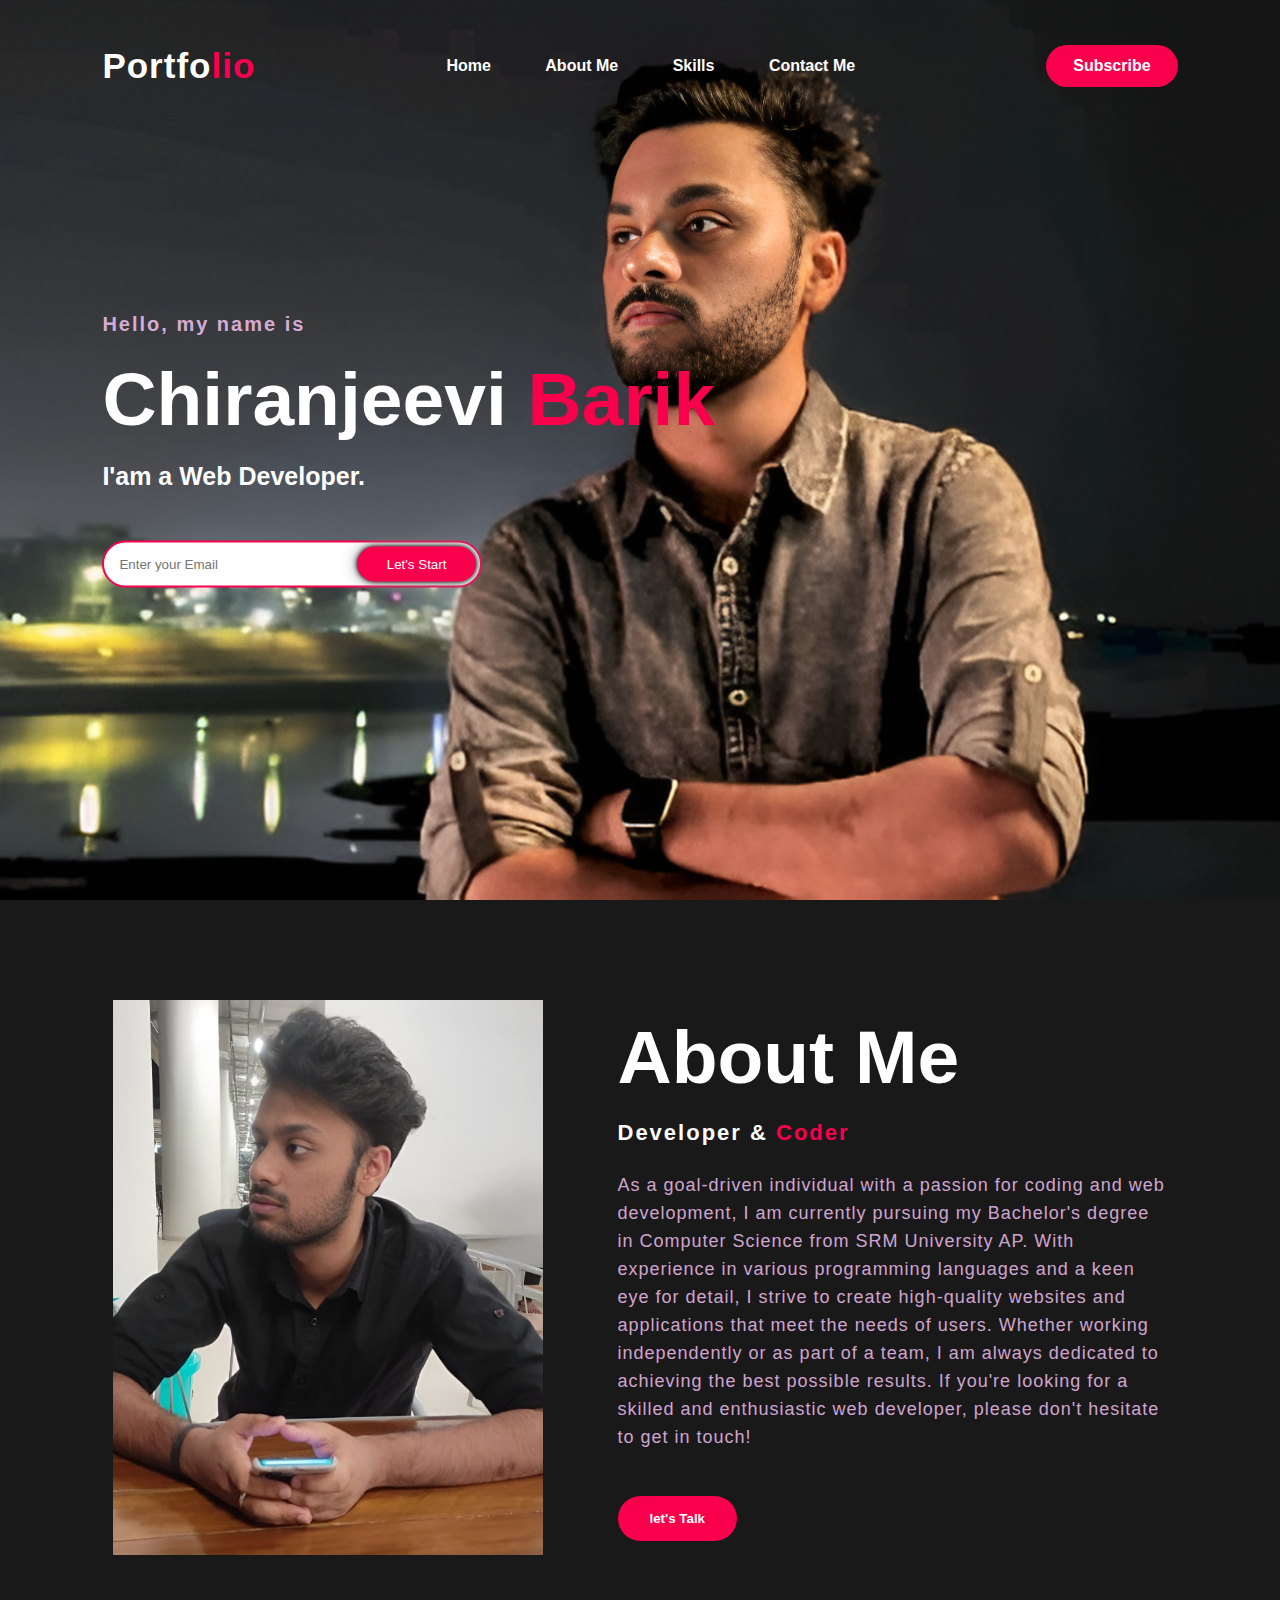
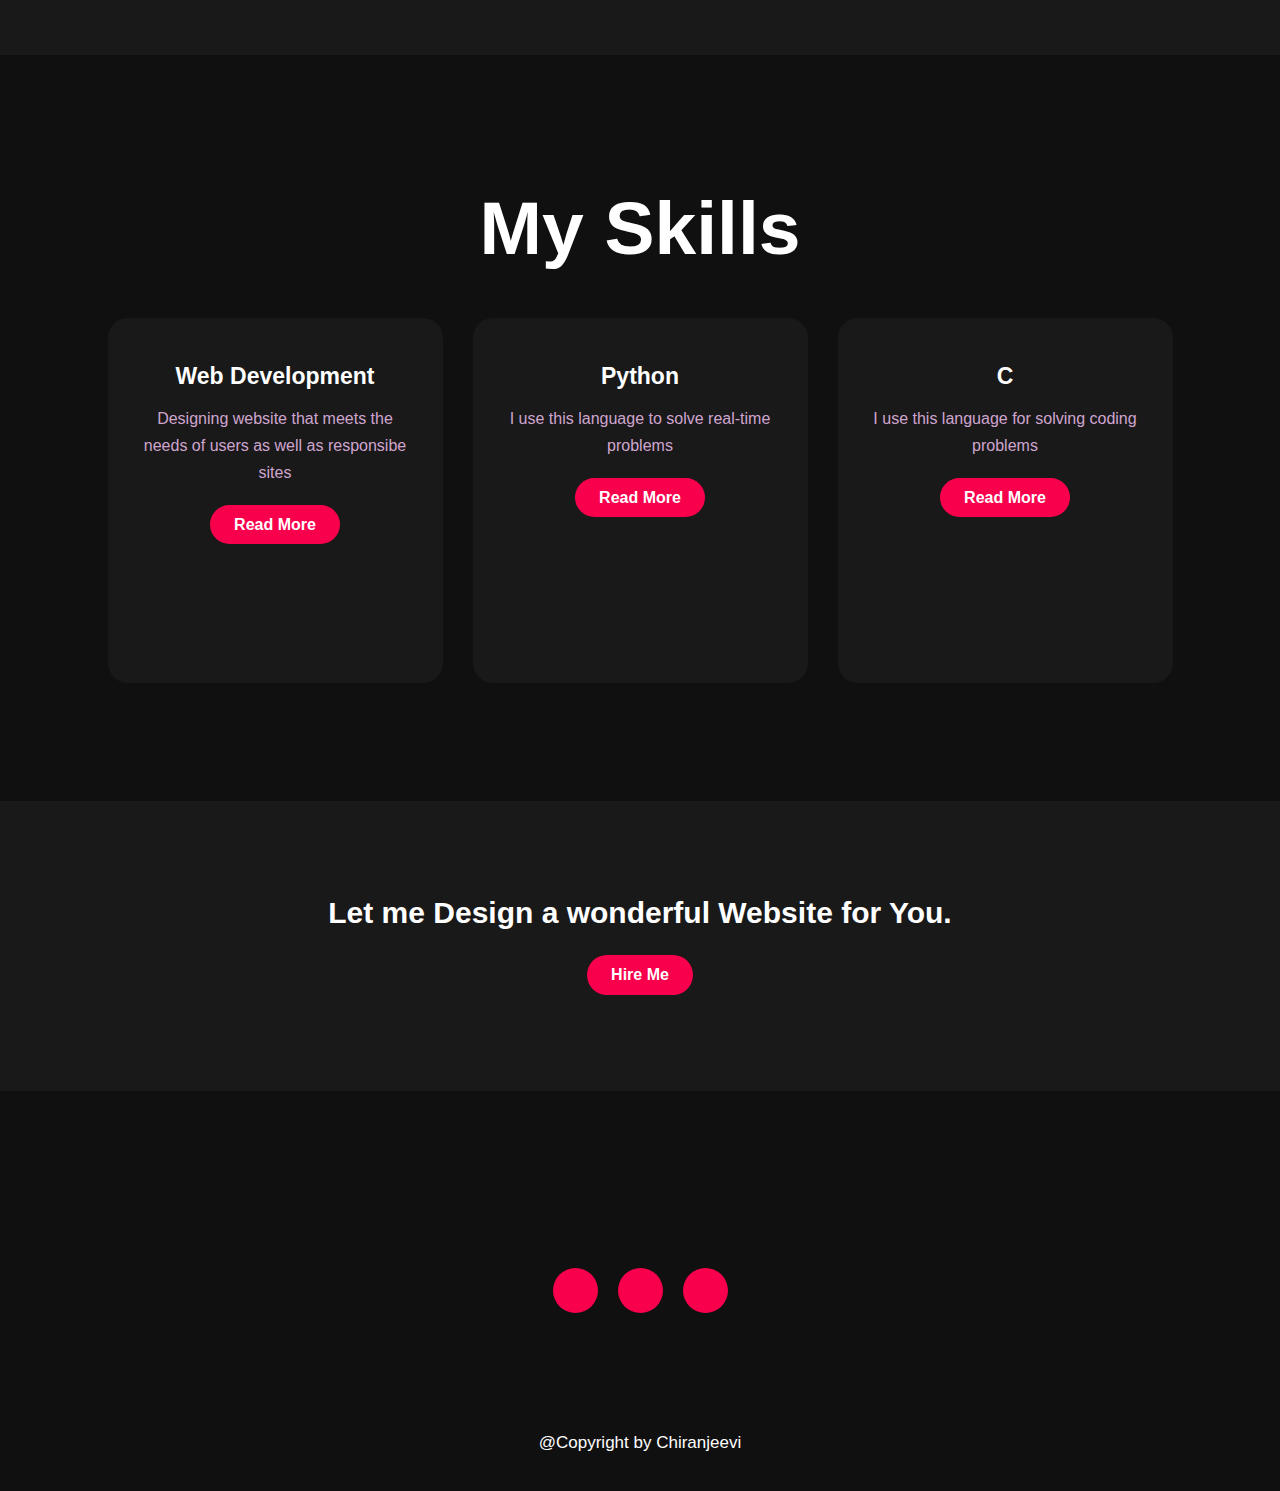
<file: index.html>
<!DOCTYPE html>
<html lang="en">

<head>
    <meta charset="UTF-8">
    <meta http-equiv="X-UA-Compatible" content="IE=edge">
    <meta name="viewport" content="width=device-width, initial-scale=1.0">
    <title>Portfolio</title>
    <link rel="stylesheet" href="style.css">
    <link rel="stylesheet" href="https://cdnjs.cloudflare.com/ajax/libs/font-awesome/6.4.0/css/all.min.css"
        integrity="sha512-iecdLmaskl7CVkqkXNQ/ZH/XLlvWZOJyj7Yy7tcenmpD1ypASozpmT/E0iPtmFIB46ZmdtAc9eNBvH0H/ZpiBw=="
        crossorigin="anonymous" referrerpolicy="no-referrer" />
</head>

<body>
    <div class="lead">
        <nav>
            <h2 class="logo">Portfo<span>lio</span></h2>
            <ul>
                <li><a href="#">Home</a></li>
                <li><a href="#">About Me</a></li>
                <li><a href="#">Skills</a></li>
                <li><a href="#">Contact Me</a></li>
            </ul>
            <a href="#" class="ctn">Subscribe</a>
        </nav>
        <div class="content">
            <h4>Hello, my name is</h4>
            <h1>Chiranjeevi <span>Barik</span></h1>
            <h3>I'am a Web Developer.</h3>
            <div class="news">
                <form>
                    <input type="email" name="email" id="mail" placeholder="Enter your Email">
                    <input type="submit" name="submit" value="Let's Start">
                </form>
            </div>
        </div>
    </div>
    <section class="aboutme">
        <div class="focus">
            <img src="./4.jpg">
            <div class="describe">
                <h2>About Me</h2>
                <h5>Developer & <span>Coder</span></h5>
                <p>As a goal-driven individual with a passion for coding and web development, I am currently pursuing my
                    Bachelor's degree in Computer Science from SRM University AP. With experience in various programming
                    languages and a keen eye for detail, I strive to create high-quality websites and applications that
                    meet the needs of users. Whether working independently or as part of a team, I am always dedicated
                    to achieving the best possible results. If you're looking for a skilled and enthusiastic web
                    developer, please don't hesitate to get in touch!</p>
                <button type="button">let's Talk</button>
            </div>
        </div>
    </section>
    <div class="skills">
        <div class="title">
            <h2> My Skills</h2>
        </div>
        <div class="box">
            <div class="cards">
                <i class="fa-brands fa-html5"></i>
                <h5>Web Development</h5>
                <div class="para">
                    <p>Designing website that meets the needs of users as well as responsibe sites</p>
                    <p style="text-align: center;">
                        <a class="button" href="#">Read More</a>
                    </p>
                </div>
            </div>

                <div class="cards">
                    <i class="fa-brands fa-python"></i>
                    <h5>Python</h5>
                    <div class="para">
                        <p>I use this language to solve real-time problems</p>
                        <p style="text-align: center;">
                            <a class="button" href="#">Read More</a>
                        </p>
                    </div>
                </div>    


                    <div class="cards">
                        <i class="fa-solid fa-c"></i>
                        <h5>C</h5>
                        <div class="para">
                            <p>I use this language for solving coding problems</p>
                            <p style="text-align: center;">
                                <a class="button" href="#">Read More</a>
                            </p>
                        </div>
                    </div>
                </div>
            </div>

            <div class="contactme">
                <p>Let me Design a wonderful Website for You.</p>
                <a class="button-2" href="#">Hire Me</a>
            </div>



            <footer>
                <div class="media">
                    <a href="#"><i class="fa-brands fa-facebook"></i></a>
                    <a href="#"><i class="fa-brands fa-instagram"></i></a>
                    <a href="#"><i class="fa-brands fa-linkedin"></i></a>
                </div>
                <p class="ending">@Copyright by Chiranjeevi</p>
            </footer>
</body>

</html>
</file>
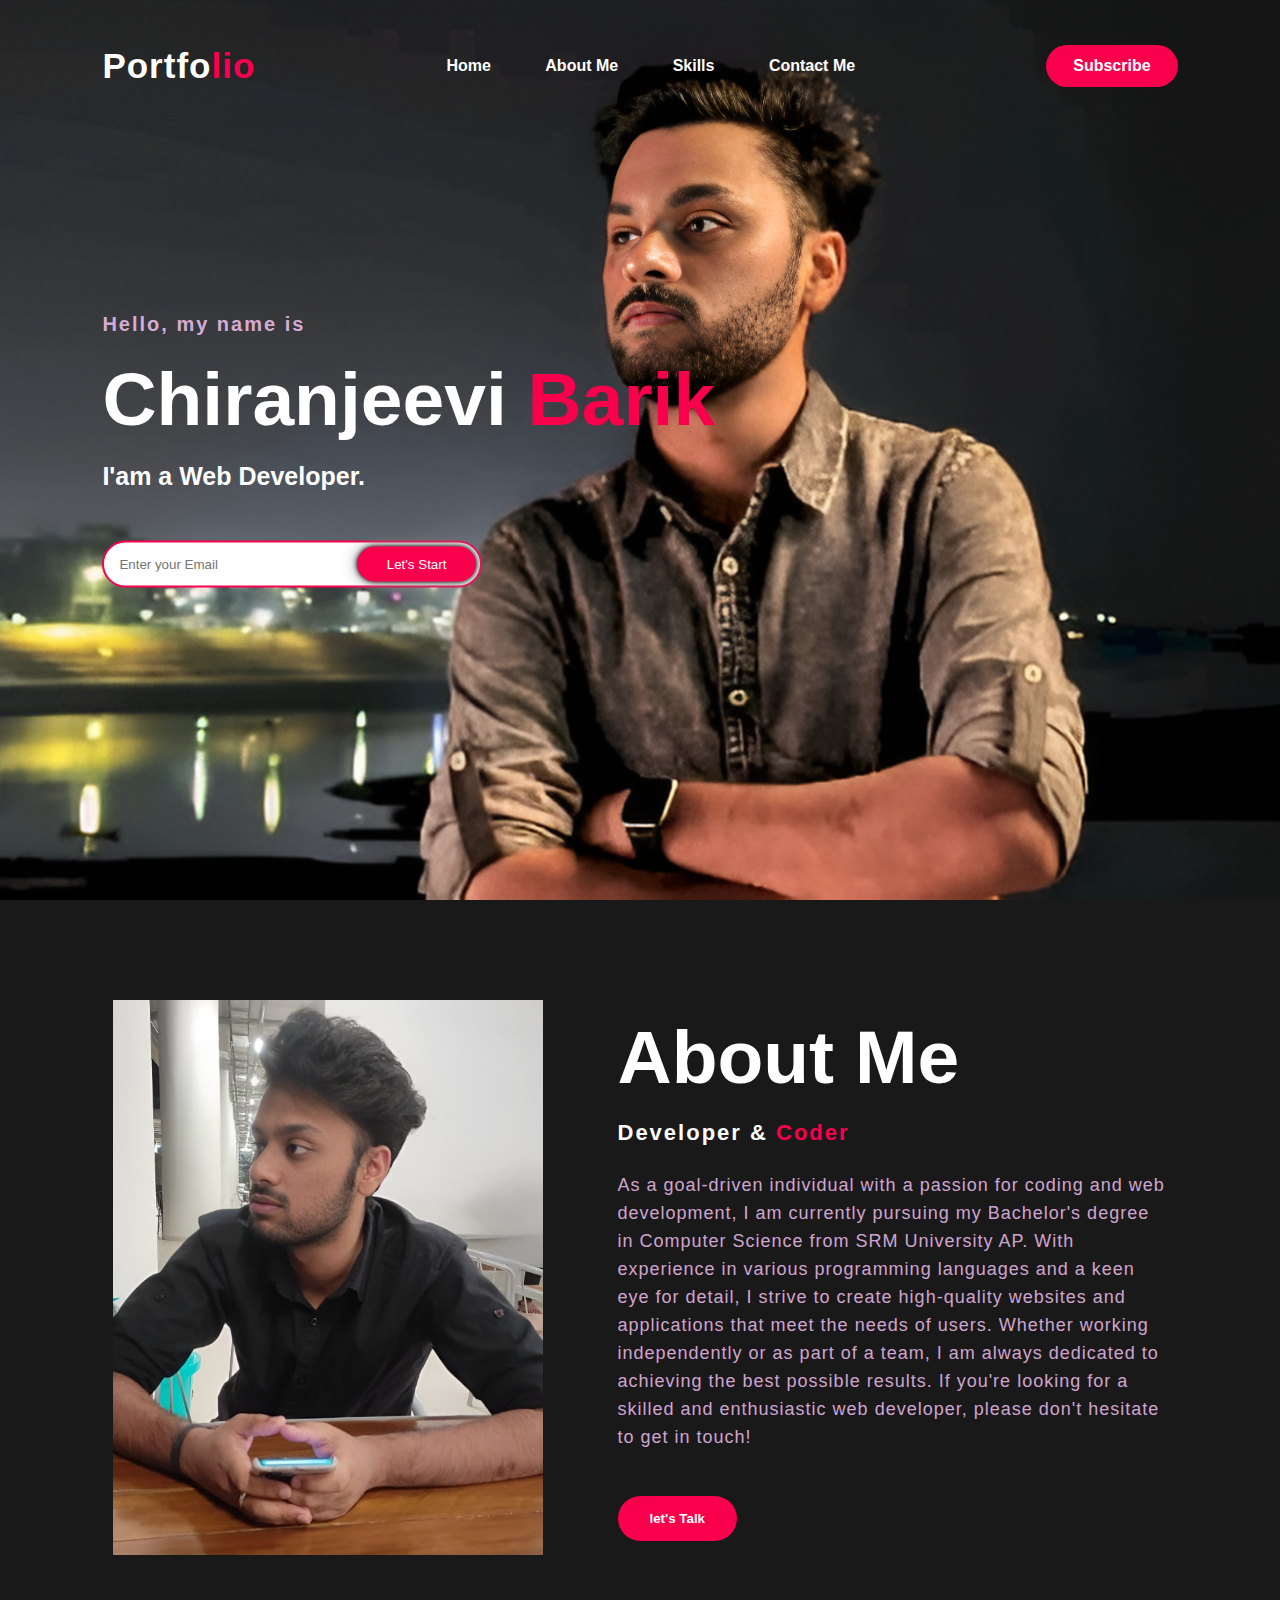
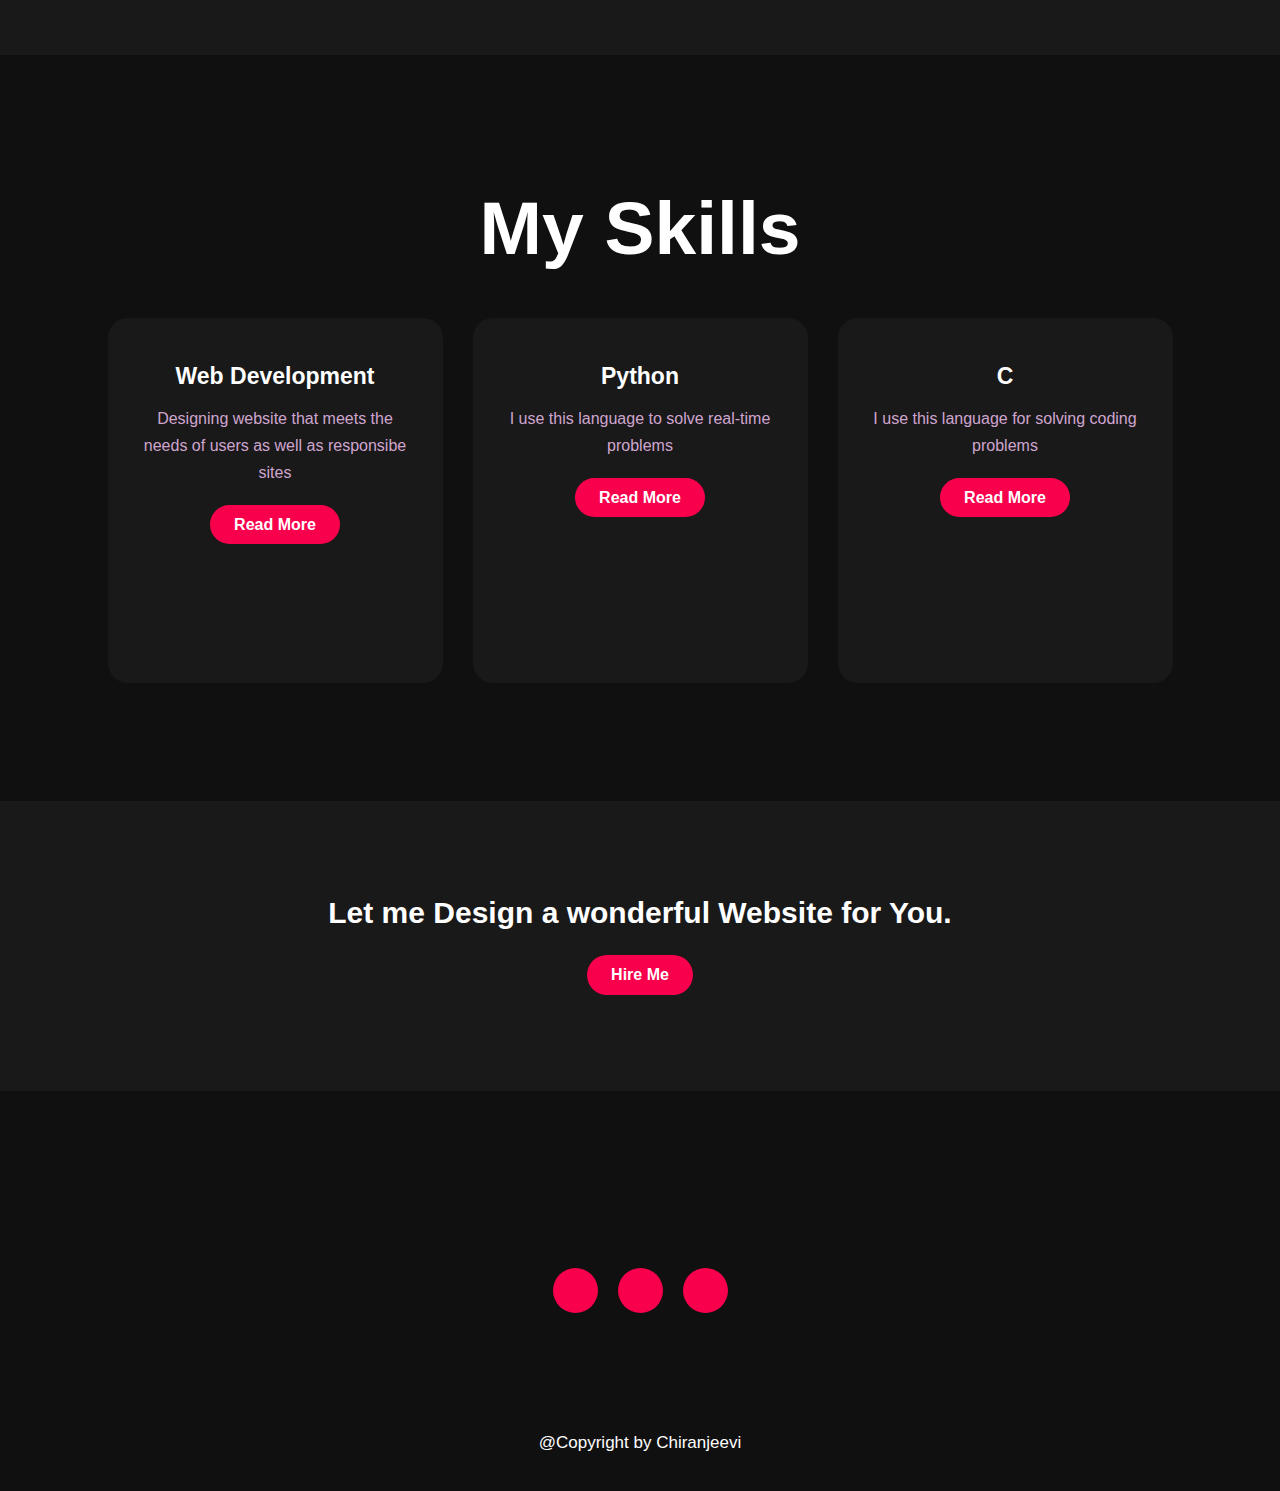
<file: portfolio.html>
<!DOCTYPE html>
<html lang="en">

<head>
    <meta charset="UTF-8">
    <meta http-equiv="X-UA-Compatible" content="IE=edge">
    <meta name="viewport" content="width=device-width, initial-scale=1.0">
    <title>Portfolio</title>
    <link rel="stylesheet" href="style.css">
    <link rel="stylesheet" href="https://cdnjs.cloudflare.com/ajax/libs/font-awesome/6.4.0/css/all.min.css"
        integrity="sha512-iecdLmaskl7CVkqkXNQ/ZH/XLlvWZOJyj7Yy7tcenmpD1ypASozpmT/E0iPtmFIB46ZmdtAc9eNBvH0H/ZpiBw=="
        crossorigin="anonymous" referrerpolicy="no-referrer" />
</head>

<body>
    <div class="lead">
        <nav>
            <h2 class="logo">Portfo<span>lio</span></h2>
            <ul>
                <li><a href="#">Home</a></li>
                <li><a href="#">About Me</a></li>
                <li><a href="#">Skills</a></li>
                <li><a href="#">Contact Me</a></li>
            </ul>
            <a href="#" class="ctn">Subscribe</a>
        </nav>
        <div class="content">
            <h4>Hello, my name is</h4>
            <h1>Chiranjeevi <span>Barik</span></h1>
            <h3>I'am a Web Developer.</h3>
            <div class="news">
                <form>
                    <input type="email" name="email" id="mail" placeholder="Enter your Email">
                    <input type="submit" name="submit" value="Let's Start">
                </form>
            </div>
        </div>
    </div>
    <section class="aboutme">
        <div class="focus">
            <img src="./4.jpg">
            <div class="describe">
                <h2>About Me</h2>
                <h5>Developer & <span>Coder</span></h5>
                <p>As a goal-driven individual with a passion for coding and web development, I am currently pursuing my
                    Bachelor's degree in Computer Science from SRM University AP. With experience in various programming
                    languages and a keen eye for detail, I strive to create high-quality websites and applications that
                    meet the needs of users. Whether working independently or as part of a team, I am always dedicated
                    to achieving the best possible results. If you're looking for a skilled and enthusiastic web
                    developer, please don't hesitate to get in touch!</p>
                <button type="button">let's Talk</button>
            </div>
        </div>
    </section>
    <div class="skills">
        <div class="title">
            <h2> My Skills</h2>
        </div>
        <div class="box">
            <div class="cards">
                <i class="fa-brands fa-html5"></i>
                <h5>Web Development</h5>
                <div class="para">
                    <p>Designing website that meets the needs of users as well as responsibe sites</p>
                    <p style="text-align: center;">
                        <a class="button" href="#">Read More</a>
                    </p>
                </div>
            </div>

                <div class="cards">
                    <i class="fa-brands fa-python"></i>
                    <h5>Python</h5>
                    <div class="para">
                        <p>I use this language to solve real-time problems</p>
                        <p style="text-align: center;">
                            <a class="button" href="#">Read More</a>
                        </p>
                    </div>
                </div>    


                    <div class="cards">
                        <i class="fa-solid fa-c"></i>
                        <h5>C</h5>
                        <div class="para">
                            <p>I use this language for solving coding problems</p>
                            <p style="text-align: center;">
                                <a class="button" href="#">Read More</a>
                            </p>
                        </div>
                    </div>
                </div>
            </div>

            <div class="contactme">
                <p>Let me Design a wonderful Website for You.</p>
                <a class="button-2" href="#">Hire Me</a>
            </div>



            <footer>
                <div class="media">
                    <a href="#"><i class="fa-brands fa-facebook"></i></a>
                    <a href="#"><i class="fa-brands fa-instagram"></i></a>
                    <a href="#"><i class="fa-brands fa-linkedin"></i></a>
                </div>
                <p class="ending">@Copyright by Chiranjeevi</p>
            </footer>
</body>

</html>
</file>
<file: style.css>
*{
    padding: 0;
    margin: 0;
    font-family:sans-serif;
    box-sizing: border-box;
}
.lead{
    height: 100vh;
    width: 100%;
    background: url(./3.png);
    background-repeat: no-repeat;
    background-size: cover;
    background-position: center;
    background-attachment:fixed;
    
    

}
nav{
    display: flex;
    align-items: center;
    justify-content: space-between;
    padding-top: 45px;
    padding-left: 8%;
    padding-right: 8%;

}
.logo{
    color: white;
    font-size: 35px;
    letter-spacing: 1px;
    cursor: pointer;
}
span{
    color: #f9004d;
}
nav ul li{
    list-style-type: none;
    display:inline-block;
    padding: 10px 25px;
}
nav ul li a{
    color:white;
    text-decoration: none;
    font-weight: bold;
    text-transform: capitalize;
}
nav ul li a:hover{
    color: #f9004d;
    transition: .4s;
}
.ctn{
    background-color: #f9004d;
    color: white;
    text-decoration: none;
    border: 2px solid transparent;
    font-weight: bold;
    padding: 10px 25px;
    border-radius: 30px;
    transition: transform .4s;
}
.ctn:hover{
    transform: scale(1.2);
}
.content{
    position: absolute;
    top: 50%;
    left: 8%;
    transform: translateY(-50%);
}
h1{
    color:white;
    margin: 20px 0px 20px;
    font-size: 75px;
}
h3{
    color: white;
    font-size: 25px;
    margin-bottom: 50px;
}
h4{
    color: #fcfc;
    letter-spacing: 2px;
    font-size: 20px;
}
.news form{
    width: 380px;
    max-width: 100%;
    position: relative;

}
.news form input:first-child{
    display: inline-block;
    width: 100%;
    padding: 14px 130px 14px 15px;
    border: 2px solid #f9004d;
    outline: none;
    border-radius: 30px;
}
.news form input:last-child{
    position: absolute;
    display: inline-block;
    outline: none;
    border: none;
    padding: 10px 30px;
    border-radius: 30px;
    background-color: #f9004d;
    color: white;
    box-shadow: 0px 0px 5px #000, 0px 0px 15px #858585;
    top: 6px;
    right: 6px;
}

.aboutme{
    width: 100%;
    padding: 100px 0px;
    background-color: #191919;
}
.aboutme img{
    height:auto;
    width: 430px;
}
.describe{
    width: 550px;
}
.focus{
    width: 1130px;
    max-width: 95%;
    margin: 0 auto;
    display: flex;
    align-items: center;
    justify-content: space-around;
}
.describe h2{
    color: white;
    font-size: 75px;
    text-transform: capitalize;
    margin-bottom: 20px;
}
.describe h5{
    color:white;
    letter-spacing: 2px;
    font-size: 22px;
    margin-bottom: 25px;
    text-transform: capitalize;
}
.describe p{
    color: #fcfc;
    letter-spacing: 1px;
    line-height: 28px;
    font-size: 18px;
    margin-bottom: 45px;
}
button{
    background-color: #f9004d;
    color: white;
    text-decoration: none;
    border: 2px solid transparent;
    font-weight: bold;
    padding: 13px 30px;
    border-radius: 30px;
    transition: .4s;
}
button:hover{
    background-color: transparent;
    border: 2px solid #f9004d;
    cursor: pointer;
}
.skills{
    background: #101010;
    width: 100%;
    padding: 100px 0px;
}
.title h2{
    color: white;
    font-size: 75px;
    width: 1130px;
    margin: 30px auto;
    text-align: center;
}
.box{
    display: flex;
    justify-content: center;
    align-items: center;
    min-height: 400px;

}
.cards{
    height: 365px;
    width: 335px;
    padding: 20px 35px;
    background: #191919;
    border-radius: 20px;
    margin: 15px;
    position: relative;
    overflow: hidden;
    text-align: center;

}
.cards i{
    font-size: 50px;
    display: block;
    text-align: center;
    margin: 25px 0px;
    color: #f9004d;

}
h5{
    color: white;
    font-size: 23px;
    margin-bottom: 15px;
}
.para p{
    color: #fcfc;
    font-size: 16px;
    line-height: 27px;
    margin-bottom: 25px;
}
.cards .button{
    background-color: #f9004d;
    color: white;
    text-decoration: none;
    border: 2px solid transparent;
    font-weight: bold;
    padding: 9px 22px;
    border-radius: 30px;
    transition: .4s;
}
.cards .button:hover{
    background-color: transparent;
    border: 2px solid #f9004d;
    cursor: pointer;
} 
.contactme{
    width: 100%;
    height: 290px;
    background: #191919;
    display: flex;
    align-items: center;
    flex-direction: column;
    justify-content: center;

}
.contactme p{
    color: white;
    font-size: 30px;
    font-weight: bold;
    margin-bottom: 25px;
}
.contactme .button-2{
    background-color: #f9004d;
    color: white;
    text-decoration: none;
    border: 2px solid transparent;
    font-weight: bold;
    padding: 9px 22px;
    border-radius: 30px;
    transition: .4s;
}
.contactme .button-2:hover{
    background-color: transparent;
    border: 2px solid #f9004d;
    cursor: pointer;
}
footer{
    position: relative;
    width: 100%;
    height: 400px;
    background: #101010;
    display: flex;
    flex-direction: column;
    align-items: center;
    justify-content: center;

}
footer p:nth-child(1){
    font-size: 30px;
    color: white;
    margin-bottom: 20px;
    font-weight: bold;
}
footer p:nth-child(2){
    color: white;
    font-size: 17px;
    width: 500px;
    text-align: center;
    line-height: 26px;

}
.media{
    display: flex;

}
.media a{
    width: 45px;
    height: 45px;
    display: flex;
    align-items: center;
    justify-content: center;
    background: #f9004d;
    border-radius: 50%;
    margin: 22px 10px;
    color:white;
    text-decoration: none;
    font-size: 20px;
}
.media a:hover{
    transform: scale(1.4);
    transition: 0.3s;

}
.ending{
    position: absolute;
    color:#f9004d;
    bottom: 35px;
    font-size: 14px;
}
</file>
